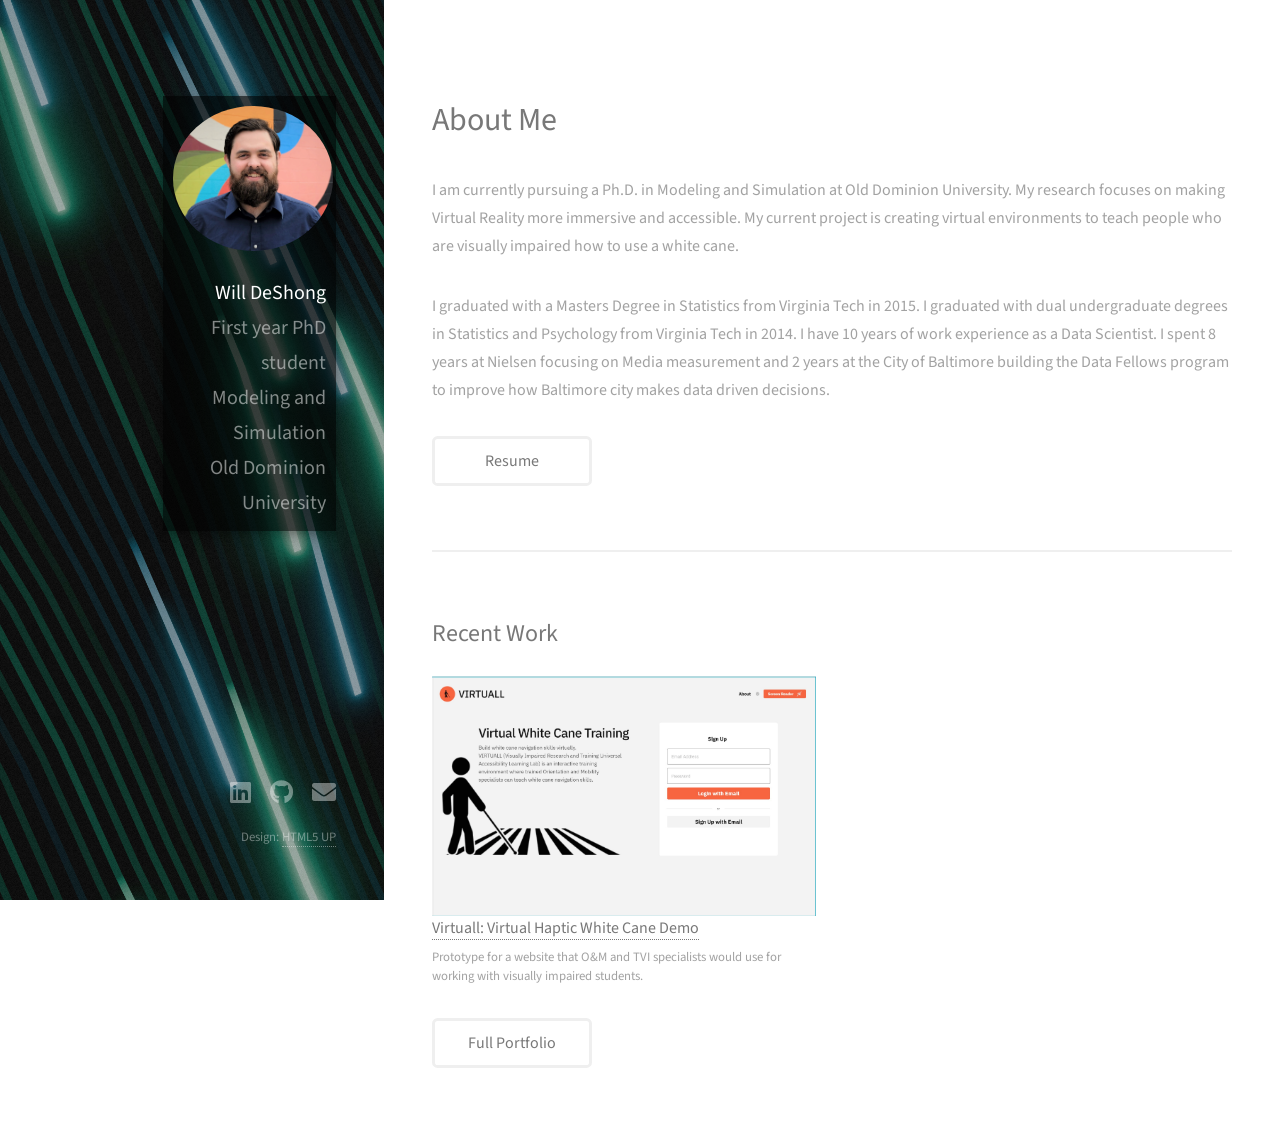
<file: index.html>
<!DOCTYPE HTML>
<!--
	Strata by HTML5 UP
	html5up.net | @ajlkn
	Free for personal and commercial use under the CCA 3.0 license (html5up.net/license)
-->
<html>
	<head>
		<title>Will DeShong Portfolio</title>
		<meta charset="utf-8" />
		<meta name="viewport" content="width=device-width, initial-scale=1, user-scalable=no" />
		<link rel="stylesheet" href="assets/css/main.css" />
	</head>
	<body class="is-preload">

		<!-- Header -->
			<header id="header">
				<div class="inner">
					<a class="image avatar"><img src="images/will_prof_pic.jpg" alt="" /></a>
					<h1><strong>Will DeShong</strong> <br /> 
						First year PhD student <br />
						Modeling and Simulation <br />
						Old Dominion University</h1>
				</div>
			</header>

		<!-- Main -->
			<div id="main">

				<!-- One -->
					<section id="one">
						<header class="major">
							<h2>About Me</h2>
						</header>
						<p>I am currently pursuing a Ph.D. in Modeling and Simulation at Old Dominion University. My research focuses on making Virtual Reality more immersive and accessible. My current project is creating virtual environments to teach people who are visually impaired how to use a white cane. </p>
						<p>I graduated with a Masters Degree in Statistics from Virginia Tech in 2015. I graduated with dual undergraduate degrees in Statistics and Psychology from Virginia Tech in 2014. I have 10 years of work experience as a Data Scientist. I spent 8 years at Nielsen focusing on Media measurement and 2 years at the City of Baltimore building the Data Fellows program to improve how Baltimore city makes data driven decisions.</p>
						<ul class="actions">
							<li><a href="documents/wdeshongCV_one_page.pdf" target="_blank" class="button">Resume</a></li>
						</ul>
					</section>

				<!-- Two -->
					
						<section id="two">
							<h2>Recent Work</h2>
							<div class="row">
								<article class="col-6 col-12-xsmall work-item">
									<a href="virtuall.html" class="fit"><img src="images/thumbs/virtuall_webpage.jpg" alt="" style="width:100%; display:block;" /></a>
									<h3><a href="virtuall.html">Virtuall: Virtual Haptic White Cane Demo</a></h3>
									<p>Prototype for a website that O&M and TVI specialists would use for working with visually impaired students.</p>
								</article>
							</div>
							<ul class="actions">
								<li><a href="#" class="button">Full Portfolio</a></li>
							</ul>
						</section>

					

				<!-- Four -->
				<!--
					<section id="four">
						<h2>Elements</h2>

						<section>
							<h4>Text</h4>
							<p>This is <b>bold</b> and this is <strong>strong</strong>. This is <i>italic</i> and this is <em>emphasized</em>.
							This is <sup>superscript</sup> text and this is <sub>subscript</sub> text.
							This is <u>underlined</u> and this is code: <code>for (;;) { ... }</code>. Finally, <a href="#">this is a link</a>.</p>
							<hr />
							<header>
								<h4>Heading with a Subtitle</h4>
								<p>Lorem ipsum dolor sit amet nullam id egestas urna aliquam</p>
							</header>
							<p>Nunc lacinia ante nunc ac lobortis. Interdum adipiscing gravida odio porttitor sem non mi integer non faucibus ornare mi ut ante amet placerat aliquet. Volutpat eu sed ante lacinia sapien lorem accumsan varius montes viverra nibh in adipiscing blandit tempus accumsan.</p>
							<header>
								<h5>Heading with a Subtitle</h5>
								<p>Lorem ipsum dolor sit amet nullam id egestas urna aliquam</p>
							</header>
							<p>Nunc lacinia ante nunc ac lobortis. Interdum adipiscing gravida odio porttitor sem non mi integer non faucibus ornare mi ut ante amet placerat aliquet. Volutpat eu sed ante lacinia sapien lorem accumsan varius montes viverra nibh in adipiscing blandit tempus accumsan.</p>
							<hr />
							<h2>Heading Level 2</h2>
							<h3>Heading Level 3</h3>
							<h4>Heading Level 4</h4>
							<h5>Heading Level 5</h5>
							<h6>Heading Level 6</h6>
							<hr />
							<h5>Blockquote</h5>
							<blockquote>Fringilla nisl. Donec accumsan interdum nisi, quis tincidunt felis sagittis eget tempus euismod. Vestibulum ante ipsum primis in faucibus vestibulum. Blandit adipiscing eu felis iaculis volutpat ac adipiscing accumsan faucibus. Vestibulum ante ipsum primis in faucibus lorem ipsum dolor sit amet nullam adipiscing eu felis.</blockquote>
							<h5>Preformatted</h5>
							<pre><code>i = 0;
							
while (!deck.isInOrder()) {
print 'Iteration ' + i;
deck.shuffle();
i++;
}

print 'It took ' + i + ' iterations to sort the deck.';</code></pre>
						</section>

						<section>
							<h4>Lists</h4>
							<div class="row">
								<div class="col-6 col-12-xsmall">
									<h5>Unordered</h5>
									<ul>
										<li>Dolor pulvinar etiam magna etiam.</li>
										<li>Sagittis adipiscing lorem eleifend.</li>
										<li>Felis enim feugiat dolore viverra.</li>
									</ul>
									<h5>Alternate</h5>
									<ul class="alt">
										<li>Dolor pulvinar etiam magna etiam.</li>
										<li>Sagittis adipiscing lorem eleifend.</li>
										<li>Felis enim feugiat dolore viverra.</li>
									</ul>
								</div>
								<div class="col-6 col-12-xsmall">
									<h5>Ordered</h5>
									<ol>
										<li>Dolor pulvinar etiam magna etiam.</li>
										<li>Etiam vel felis at lorem sed viverra.</li>
										<li>Felis enim feugiat dolore viverra.</li>
										<li>Dolor pulvinar etiam magna etiam.</li>
										<li>Etiam vel felis at lorem sed viverra.</li>
										<li>Felis enim feugiat dolore viverra.</li>
									</ol>
									<h5>Icons</h5>
									<ul class="icons">
										<li><a href="#" class="icon brands fa-twitter"><span class="label">Twitter</span></a></li>
										<li><a href="#" class="icon brands fa-facebook-f"><span class="label">Facebook</span></a></li>
										<li><a href="#" class="icon brands fa-instagram"><span class="label">Instagram</span></a></li>
										<li><a href="#" class="icon brands fa-github"><span class="label">Github</span></a></li>
										<li><a href="#" class="icon brands fa-dribbble"><span class="label">Dribbble</span></a></li>
										<li><a href="#" class="icon brands fa-tumblr"><span class="label">Tumblr</span></a></li>
									</ul>
								</div>
							</div>
							<h5>Actions</h5>
							<ul class="actions">
								<li><a href="#" class="button primary">Default</a></li>
								<li><a href="#" class="button">Default</a></li>
							</ul>
							<ul class="actions small">
								<li><a href="#" class="button primary small">Small</a></li>
								<li><a href="#" class="button small">Small</a></li>
							</ul>
							<div class="row">
								<div class="col-6 col-12-small">
									<ul class="actions stacked">
										<li><a href="#" class="button primary">Default</a></li>
										<li><a href="#" class="button">Default</a></li>
									</ul>
								</div>
								<div class="col-6 col-12-small">
									<ul class="actions stacked">
										<li><a href="#" class="button primary small">Small</a></li>
										<li><a href="#" class="button small">Small</a></li>
									</ul>
								</div>
								<div class="col-6 col-12-small">
									<ul class="actions stacked">
										<li><a href="#" class="button primary fit">Default</a></li>
										<li><a href="#" class="button fit">Default</a></li>
									</ul>
								</div>
								<div class="col-6 col-12-small">
									<ul class="actions stacked">
										<li><a href="#" class="button primary small fit">Small</a></li>
										<li><a href="#" class="button small fit">Small</a></li>
									</ul>
								</div>
							</div>
						</section>

						<section>
							<h4>Table</h4>
							<h5>Default</h5>
							<div class="table-wrapper">
								<table>
									<thead>
										<tr>
											<th>Name</th>
											<th>Description</th>
											<th>Price</th>
										</tr>
									</thead>
									<tbody>
										<tr>
											<td>Item One</td>
											<td>Ante turpis integer aliquet porttitor.</td>
											<td>29.99</td>
										</tr>
										<tr>
											<td>Item Two</td>
											<td>Vis ac commodo adipiscing arcu aliquet.</td>
											<td>19.99</td>
										</tr>
										<tr>
											<td>Item Three</td>
											<td> Morbi faucibus arcu accumsan lorem.</td>
											<td>29.99</td>
										</tr>
										<tr>
											<td>Item Four</td>
											<td>Vitae integer tempus condimentum.</td>
											<td>19.99</td>
										</tr>
										<tr>
											<td>Item Five</td>
											<td>Ante turpis integer aliquet porttitor.</td>
											<td>29.99</td>
										</tr>
									</tbody>
									<tfoot>
										<tr>
											<td colspan="2"></td>
											<td>100.00</td>
										</tr>
									</tfoot>
								</table>
							</div>

							<h5>Alternate</h5>
							<div class="table-wrapper">
								<table class="alt">
									<thead>
										<tr>
											<th>Name</th>
											<th>Description</th>
											<th>Price</th>
										</tr>
									</thead>
									<tbody>
										<tr>
											<td>Item One</td>
											<td>Ante turpis integer aliquet porttitor.</td>
											<td>29.99</td>
										</tr>
										<tr>
											<td>Item Two</td>
											<td>Vis ac commodo adipiscing arcu aliquet.</td>
											<td>19.99</td>
										</tr>
										<tr>
											<td>Item Three</td>
											<td> Morbi faucibus arcu accumsan lorem.</td>
											<td>29.99</td>
										</tr>
										<tr>
											<td>Item Four</td>
											<td>Vitae integer tempus condimentum.</td>
											<td>19.99</td>
										</tr>
										<tr>
											<td>Item Five</td>
											<td>Ante turpis integer aliquet porttitor.</td>
											<td>29.99</td>
										</tr>
									</tbody>
									<tfoot>
										<tr>
											<td colspan="2"></td>
											<td>100.00</td>
										</tr>
									</tfoot>
								</table>
							</div>
						</section>

						<section>
							<h4>Buttons</h4>
							<ul class="actions">
								<li><a href="#" class="button primary">Primary</a></li>
								<li><a href="#" class="button">Default</a></li>
							</ul>
							<ul class="actions">
								<li><a href="#" class="button large">Large</a></li>
								<li><a href="#" class="button">Default</a></li>
								<li><a href="#" class="button small">Small</a></li>
							</ul>
							<ul class="actions fit">
								<li><a href="#" class="button primary fit">Fit</a></li>
								<li><a href="#" class="button fit">Fit</a></li>
							</ul>
							<ul class="actions fit small">
								<li><a href="#" class="button primary fit small">Fit + Small</a></li>
								<li><a href="#" class="button fit small">Fit + Small</a></li>
							</ul>
							<ul class="actions">
								<li><a href="#" class="button primary icon solid fa-download">Icon</a></li>
								<li><a href="#" class="button icon solid fa-download">Icon</a></li>
							</ul>
							<ul class="actions">
								<li><span class="button primary disabled">Primary</span></li>
								<li><span class="button disabled">Default</span></li>
							</ul>
						</section>

						<section>
							<h4>Form</h4>
							<form method="post" action="#">
								<div class="row gtr-uniform gtr-50">
									<div class="col-6 col-12-xsmall">
										<input type="text" name="demo-name" id="demo-name" value="" placeholder="Name" />
									</div>
									<div class="col-6 col-12-xsmall">
										<input type="email" name="demo-email" id="demo-email" value="" placeholder="Email" />
									</div>
									<div class="col-12">
										<select name="demo-category" id="demo-category">
											<option value="">- Category -</option>
											<option value="1">Manufacturing</option>
											<option value="1">Shipping</option>
											<option value="1">Administration</option>
											<option value="1">Human Resources</option>
										</select>
									</div>
									<div class="col-4 col-12-small">
										<input type="radio" id="demo-priority-low" name="demo-priority" checked>
										<label for="demo-priority-low">Low Priority</label>
									</div>
									<div class="col-4 col-12-small">
										<input type="radio" id="demo-priority-normal" name="demo-priority">
										<label for="demo-priority-normal">Normal Priority</label>
									</div>
									<div class="col-4 col-12-small">
										<input type="radio" id="demo-priority-high" name="demo-priority">
										<label for="demo-priority-high">High Priority</label>
									</div>
									<div class="col-6 col-12-small">
										<input type="checkbox" id="demo-copy" name="demo-copy">
										<label for="demo-copy">Email me a copy of this message</label>
									</div>
									<div class="col-6 col-12-small">
										<input type="checkbox" id="demo-human" name="demo-human" checked>
										<label for="demo-human">I am a human and not a robot</label>
									</div>
									<div class="col-12">
										<textarea name="demo-message" id="demo-message" placeholder="Enter your message" rows="6"></textarea>
									</div>
									<div class="col-12">
										<ul class="actions">
											<li><input type="submit" value="Send Message" class="primary" /></li>
											<li><input type="reset" value="Reset" /></li>
										</ul>
									</div>
								</div>
							</form>
						</section>

						<section>
							<h4>Image</h4>
							<h5>Fit</h5>
							<div class="box alt">
								<div class="row gtr-50 gtr-uniform">
									<div class="col-12"><span class="image fit"><img src="images/fulls/05.jpg" alt="" /></span></div>
									<div class="col-4"><span class="image fit"><img src="images/thumbs/01.jpg" alt="" /></span></div>
									<div class="col-4"><span class="image fit"><img src="images/thumbs/02.jpg" alt="" /></span></div>
									<div class="col-4"><span class="image fit"><img src="images/thumbs/03.jpg" alt="" /></span></div>
									<div class="col-4"><span class="image fit"><img src="images/thumbs/04.jpg" alt="" /></span></div>
									<div class="col-4"><span class="image fit"><img src="images/thumbs/05.jpg" alt="" /></span></div>
									<div class="col-4"><span class="image fit"><img src="images/thumbs/06.jpg" alt="" /></span></div>
									<div class="col-4"><span class="image fit"><img src="images/thumbs/03.jpg" alt="" /></span></div>
									<div class="col-4"><span class="image fit"><img src="images/thumbs/02.jpg" alt="" /></span></div>
									<div class="col-4"><span class="image fit"><img src="images/thumbs/01.jpg" alt="" /></span></div>
								</div>
							</div>
							<h5>Left &amp; Right</h5>
							<p><span class="image left"><img src="images/avatar.jpg" alt="" /></span>Fringilla nisl. Donec accumsan interdum nisi, quis tincidunt felis sagittis eget. tempus euismod. Vestibulum ante ipsum primis in faucibus vestibulum. Blandit adipiscing eu felis iaculis volutpat ac adipiscing accumsan eu faucibus. Integer ac pellentesque praesent tincidunt felis sagittis eget. tempus euismod. Vestibulum ante ipsum primis in faucibus vestibulum. Blandit adipiscing eu felis iaculis volutpat ac adipiscing accumsan eu faucibus. Integer ac pellentesque praesent. Donec accumsan interdum nisi, quis tincidunt felis sagittis eget. tempus euismod. Vestibulum ante ipsum primis in faucibus vestibulum. Blandit adipiscing eu felis iaculis volutpat ac adipiscing accumsan eu faucibus. Integer ac pellentesque praesent tincidunt felis sagittis eget. tempus euismod. Vestibulum ante ipsum primis in faucibus vestibulum. Blandit adipiscing eu felis iaculis volutpat ac adipiscing accumsan eu faucibus. Integer ac pellentesque praesent.</p>
							<p><span class="image right"><img src="images/avatar.jpg" alt="" /></span>Fringilla nisl. Donec accumsan interdum nisi, quis tincidunt felis sagittis eget. tempus euismod. Vestibulum ante ipsum primis in faucibus vestibulum. Blandit adipiscing eu felis iaculis volutpat ac adipiscing accumsan eu faucibus. Integer ac pellentesque praesent tincidunt felis sagittis eget. tempus euismod. Vestibulum ante ipsum primis in faucibus vestibulum. Blandit adipiscing eu felis iaculis volutpat ac adipiscing accumsan eu faucibus. Integer ac pellentesque praesent. Donec accumsan interdum nisi, quis tincidunt felis sagittis eget. tempus euismod. Vestibulum ante ipsum primis in faucibus vestibulum. Blandit adipiscing eu felis iaculis volutpat ac adipiscing accumsan eu faucibus. Integer ac pellentesque praesent tincidunt felis sagittis eget. tempus euismod. Vestibulum ante ipsum primis in faucibus vestibulum. Blandit adipiscing eu felis iaculis volutpat ac adipiscing accumsan eu faucibus. Integer ac pellentesque praesent.</p>
						</section>

					</section>
				-->

			</div>

		<!-- Footer -->
			<footer id="footer">
				<div class="inner">
					<ul class="icons">
						<li><a href="https://www.linkedin.com/in/wdeshong/" target="_blank" class="icon brands fa-linkedin"><span class="label">Twitter</span></a></li>
						<li><a href="https://github.com/wdeshong522" target="_blank" class="icon brands fa-github"><span class="label">Github</span></a></li>
						<li><a href="mailto:wdesh001@odu.edu" class="icon solid fa-envelope"><span class="label">Email</span></a></li>
					</ul>
					<ul class="copyright">
						<li>Design: <a href="http://html5up.net">HTML5 UP</a></li>
					</ul>
				</div>
			</footer>

		<!-- Scripts -->
			<script src="assets/js/jquery.min.js"></script>
			<script src="assets/js/jquery.poptrox.min.js"></script>
			<script src="assets/js/browser.min.js"></script>
			<script src="assets/js/breakpoints.min.js"></script>
			<script src="assets/js/util.js"></script>
			<script src="assets/js/main.js"></script>

	</body>
</html>
</file>
<file: assets/css/main.css>
@import url("fontawesome-all.min.css");
@import url("https://fonts.googleapis.com/css?family=Source+Sans+Pro:400,400italic");

/*
	Strata by HTML5 UP
	html5up.net | @ajlkn
	Free for personal and commercial use under the CCA 3.0 license (html5up.net/license)
*/

html, body, div, span, applet, object,
iframe, h1, h2, h3, h4, h5, h6, p, blockquote,
pre, a, abbr, acronym, address, big, cite,
code, del, dfn, em, img, ins, kbd, q, s, samp,
small, strike, strong, sub, sup, tt, var, b,
u, i, center, dl, dt, dd, ol, ul, li, fieldset,
form, label, legend, table, caption, tbody,
tfoot, thead, tr, th, td, article, aside,
canvas, details, embed, figure, figcaption,
footer, header, hgroup, menu, nav, output, ruby,
section, summary, time, mark, audio, video {
	margin: 0;
	padding: 0;
	border: 0;
	font-size: 100%;
	font: inherit;
	vertical-align: baseline;}

article, aside, details, figcaption, figure,
footer, header, hgroup, menu, nav, section {
	display: block;}

body {
	line-height: 1;
}

ol, ul {
	list-style: none;
}

blockquote, q {
	quotes: none;
}

	blockquote:before, blockquote:after, q:before, q:after {
		content: '';
		content: none;
	}

table {
	border-collapse: collapse;
	border-spacing: 0;
}

body {
	-webkit-text-size-adjust: none;
}

mark {
	background-color: transparent;
	color: inherit;
}

input::-moz-focus-inner {
	border: 0;
	padding: 0;
}

input, select, textarea {
	-moz-appearance: none;
	-webkit-appearance: none;
	-ms-appearance: none;
	appearance: none;
}

/* Basic */

	html {
		box-sizing: border-box;
	}

	*, *:before, *:after {
		box-sizing: inherit;
	}

	body {
		background: #fff;
	}

		body.is-preload *, body.is-preload *:before, body.is-preload *:after {
			-moz-animation: none !important;
			-webkit-animation: none !important;
			-ms-animation: none !important;
			animation: none !important;
			-moz-transition: none !important;
			-webkit-transition: none !important;
			-ms-transition: none !important;
			transition: none !important;
		}

	body, input, select, textarea {
		color: #a2a2a2;
		font-family: "Source Sans Pro", Helvetica, sans-serif;
		font-size: 16pt;
		font-weight: 400;
		line-height: 1.75em;
	}

	a {
		-moz-transition: color 0.2s ease-in-out, border-color 0.2s ease-in-out;
		-webkit-transition: color 0.2s ease-in-out, border-color 0.2s ease-in-out;
		-ms-transition: color 0.2s ease-in-out, border-color 0.2s ease-in-out;
		transition: color 0.2s ease-in-out, border-color 0.2s ease-in-out;
		border-bottom: dotted 1px;
		color: #49bf9d;
		text-decoration: none;
	}

		a:hover {
			border-bottom-color: transparent;
			color: #49bf9d !important;
			text-decoration: none;
		}

	strong, b {
		color: #787878;
		font-weight: 400;
	}

	em, i {
		font-style: italic;
	}

	p {
		margin: 0 0 2em 0;
	}

	h1, h2, h3, h4, h5, h6 {
		color: #787878;
		font-weight: 400;
		line-height: 1em;
		margin: 0 0 1em 0;
	}

		h1 a, h2 a, h3 a, h4 a, h5 a, h6 a {
			color: inherit;
			text-decoration: none;
		}

	h1 {
		font-size: 2em;
		line-height: 1.5em;
	}

	h2 {
		font-size: 1.5em;
		line-height: 1.5em;
	}

	h3 {
		font-size: 1.25em;
		line-height: 1.5em;
	}

	h4 {
		font-size: 1.1em;
		line-height: 1.5em;
	}

	h5 {
		font-size: 0.9em;
		line-height: 1.5em;
	}

	h6 {
		font-size: 0.7em;
		line-height: 1.5em;
	}

	sub {
		font-size: 0.8em;
		position: relative;
		top: 0.5em;
	}

	sup {
		font-size: 0.8em;
		position: relative;
		top: -0.5em;
	}

	hr {
		border: 0;
		border-bottom: solid 2px #efefef;
		margin: 2em 0;
	}

		hr.major {
			margin: 3em 0;
		}

	blockquote {
		border-left: solid 6px #efefef;
		font-style: italic;
		margin: 0 0 2em 0;
		padding: 0.5em 0 0.5em 1.5em;
	}

	code {
		background: #f7f7f7;
		border-radius: 0.35em;
		border: solid 2px #efefef;
		font-family: "Courier New", monospace;
		font-size: 0.9em;
		margin: 0 0.25em;
		padding: 0.25em 0.65em;
	}

	pre {
		-webkit-overflow-scrolling: touch;
		font-family: "Courier New", monospace;
		font-size: 0.9em;
		margin: 0 0 2em 0;
	}

		pre code {
			display: block;
			line-height: 1.75em;
			padding: 1em 1.5em;
			overflow-x: auto;
		}

	.align-left {
		text-align: left;
	}

	.align-center {
		text-align: center;
	}

	.align-right {
		text-align: right;
	}

/* Container */

	.container {
		margin: 0 auto;
		max-width: calc(100% - 4em);
		width: 100%;
	}

		.container.xsmall {
			width: 25%;
		}

		.container.small {
			width: 50%;
		}

		.container.medium {
			width: 75%;
		}

		.container.large {
			width: 125%;
		}

		.container.xlarge {
			width: 150%;
		}

		.container.max {
			width: 100%;
		}

		@media screen and (max-width: 980px) {

			.container {
				width: 100% !important;
				max-width: 100% !important;
			}

		}

		@media screen and (max-width: 480px) {

			.container {
				max-width: calc(100% - 3em);
			}

		}

/* Row */

	.row {
		display: flex;
		flex-wrap: wrap;
		box-sizing: border-box;
		align-items: stretch;
	}

		.row > * {
			box-sizing: border-box;
		}

		.row.gtr-uniform > * > :last-child {
			margin-bottom: 0;
		}

		.row.aln-left {
			justify-content: flex-start;
		}

		.row.aln-center {
			justify-content: center;
		}

		.row.aln-right {
			justify-content: flex-end;
		}

		.row.aln-top {
			align-items: flex-start;
		}

		.row.aln-middle {
			align-items: center;
		}

		.row.aln-bottom {
			align-items: flex-end;
		}

		.row > .imp {
			order: -1;
		}

		.row > .col-1 {
			width: 8.33333%;
		}

		.row > .off-1 {
			margin-left: 8.33333%;
		}

		.row > .col-2 {
			width: 16.66667%;
		}

		.row > .off-2 {
			margin-left: 16.66667%;
		}

		.row > .col-3 {
			width: 25%;
		}

		.row > .off-3 {
			margin-left: 25%;
		}

		.row > .col-4 {
			width: 33.33333%;
		}

		.row > .off-4 {
			margin-left: 33.33333%;
		}

		.row > .col-5 {
			width: 41.66667%;
		}

		.row > .off-5 {
			margin-left: 41.66667%;
		}

		.row > .col-6 {
			width: 50%;
		}

		.row > .off-6 {
			margin-left: 50%;
		}

		.row > .col-7 {
			width: 58.33333%;
		}

		.row > .off-7 {
			margin-left: 58.33333%;
		}

		.row > .col-8 {
			width: 66.66667%;
		}

		.row > .off-8 {
			margin-left: 66.66667%;
		}

		.row > .col-9 {
			width: 75%;
		}

		.row > .off-9 {
			margin-left: 75%;
		}

		.row > .col-10 {
			width: 83.33333%;
		}

		.row > .off-10 {
			margin-left: 83.33333%;
		}

		.row > .col-11 {
			width: 91.66667%;
		}

		.row > .off-11 {
			margin-left: 91.66667%;
		}

		.row > .col-12 {
			width: 100%;
		}

		.row > .off-12 {
			margin-left: 100%;
		}

		.row.gtr-0 {
			margin-top: 0;
			margin-left: 0em;
		}

			.row.gtr-0 > * {
				padding: 0 0 0 0em;
			}

			.row.gtr-0.gtr-uniform {
				margin-top: 0em;
			}

				.row.gtr-0.gtr-uniform > * {
					padding-top: 0em;
				}

		.row.gtr-25 {
			margin-top: 0;
			margin-left: -0.625em;
		}

			.row.gtr-25 > * {
				padding: 0 0 0 0.625em;
			}

			.row.gtr-25.gtr-uniform {
				margin-top: -0.625em;
			}

				.row.gtr-25.gtr-uniform > * {
					padding-top: 0.625em;
				}

		.row.gtr-50 {
			margin-top: 0;
			margin-left: -1.25em;
		}

			.row.gtr-50 > * {
				padding: 0 0 0 1.25em;
			}

			.row.gtr-50.gtr-uniform {
				margin-top: -1.25em;
			}

				.row.gtr-50.gtr-uniform > * {
					padding-top: 1.25em;
				}

		.row {
			margin-top: 0;
			margin-left: -2.5em;
		}

			.row > * {
				padding: 0 0 0 2.5em;
			}

			.row.gtr-uniform {
				margin-top: -2.5em;
			}

				.row.gtr-uniform > * {
					padding-top: 2.5em;
				}

		.row.gtr-150 {
			margin-top: 0;
			margin-left: -3.75em;
		}

			.row.gtr-150 > * {
				padding: 0 0 0 3.75em;
			}

			.row.gtr-150.gtr-uniform {
				margin-top: -3.75em;
			}

				.row.gtr-150.gtr-uniform > * {
					padding-top: 3.75em;
				}

		.row.gtr-200 {
			margin-top: 0;
			margin-left: -5em;
		}

			.row.gtr-200 > * {
				padding: 0 0 0 5em;
			}

			.row.gtr-200.gtr-uniform {
				margin-top: -5em;
			}

				.row.gtr-200.gtr-uniform > * {
					padding-top: 5em;
				}

		@media screen and (max-width: 1800px) {

			.row {
				display: flex;
				flex-wrap: wrap;
				box-sizing: border-box;
				align-items: stretch;
			}

				.row > * {
					box-sizing: border-box;
				}

				.row.gtr-uniform > * > :last-child {
					margin-bottom: 0;
				}

				.row.aln-left {
					justify-content: flex-start;
				}

				.row.aln-center {
					justify-content: center;
				}

				.row.aln-right {
					justify-content: flex-end;
				}

				.row.aln-top {
					align-items: flex-start;
				}

				.row.aln-middle {
					align-items: center;
				}

				.row.aln-bottom {
					align-items: flex-end;
				}

				.row > .imp-xlarge {
					order: -1;
				}

				.row > .col-1-xlarge {
					width: 8.33333%;
				}

				.row > .off-1-xlarge {
					margin-left: 8.33333%;
				}

				.row > .col-2-xlarge {
					width: 16.66667%;
				}

				.row > .off-2-xlarge {
					margin-left: 16.66667%;
				}

				.row > .col-3-xlarge {
					width: 25%;
				}

				.row > .off-3-xlarge {
					margin-left: 25%;
				}

				.row > .col-4-xlarge {
					width: 33.33333%;
				}

				.row > .off-4-xlarge {
					margin-left: 33.33333%;
				}

				.row > .col-5-xlarge {
					width: 41.66667%;
				}

				.row > .off-5-xlarge {
					margin-left: 41.66667%;
				}

				.row > .col-6-xlarge {
					width: 50%;
				}

				.row > .off-6-xlarge {
					margin-left: 50%;
				}

				.row > .col-7-xlarge {
					width: 58.33333%;
				}

				.row > .off-7-xlarge {
					margin-left: 58.33333%;
				}

				.row > .col-8-xlarge {
					width: 66.66667%;
				}

				.row > .off-8-xlarge {
					margin-left: 66.66667%;
				}

				.row > .col-9-xlarge {
					width: 75%;
				}

				.row > .off-9-xlarge {
					margin-left: 75%;
				}

				.row > .col-10-xlarge {
					width: 83.33333%;
				}

				.row > .off-10-xlarge {
					margin-left: 83.33333%;
				}

				.row > .col-11-xlarge {
					width: 91.66667%;
				}

				.row > .off-11-xlarge {
					margin-left: 91.66667%;
				}

				.row > .col-12-xlarge {
					width: 100%;
				}

				.row > .off-12-xlarge {
					margin-left: 100%;
				}

				.row.gtr-0 {
					margin-top: 0;
					margin-left: 0em;
				}

					.row.gtr-0 > * {
						padding: 0 0 0 0em;
					}

					.row.gtr-0.gtr-uniform {
						margin-top: 0em;
					}

						.row.gtr-0.gtr-uniform > * {
							padding-top: 0em;
						}

				.row.gtr-25 {
					margin-top: 0;
					margin-left: -0.625em;
				}

					.row.gtr-25 > * {
						padding: 0 0 0 0.625em;
					}

					.row.gtr-25.gtr-uniform {
						margin-top: -0.625em;
					}

						.row.gtr-25.gtr-uniform > * {
							padding-top: 0.625em;
						}

				.row.gtr-50 {
					margin-top: 0;
					margin-left: -1.25em;
				}

					.row.gtr-50 > * {
						padding: 0 0 0 1.25em;
					}

					.row.gtr-50.gtr-uniform {
						margin-top: -1.25em;
					}

						.row.gtr-50.gtr-uniform > * {
							padding-top: 1.25em;
						}

				.row {
					margin-top: 0;
					margin-left: -2.5em;
				}

					.row > * {
						padding: 0 0 0 2.5em;
					}

					.row.gtr-uniform {
						margin-top: -2.5em;
					}

						.row.gtr-uniform > * {
							padding-top: 2.5em;
						}

				.row.gtr-150 {
					margin-top: 0;
					margin-left: -3.75em;
				}

					.row.gtr-150 > * {
						padding: 0 0 0 3.75em;
					}

					.row.gtr-150.gtr-uniform {
						margin-top: -3.75em;
					}

						.row.gtr-150.gtr-uniform > * {
							padding-top: 3.75em;
						}

				.row.gtr-200 {
					margin-top: 0;
					margin-left: -5em;
				}

					.row.gtr-200 > * {
						padding: 0 0 0 5em;
					}

					.row.gtr-200.gtr-uniform {
						margin-top: -5em;
					}

						.row.gtr-200.gtr-uniform > * {
							padding-top: 5em;
						}

		}

		@media screen and (max-width: 1280px) {

			.row {
				display: flex;
				flex-wrap: wrap;
				box-sizing: border-box;
				align-items: stretch;
			}

				.row > * {
					box-sizing: border-box;
				}

				.row.gtr-uniform > * > :last-child {
					margin-bottom: 0;
				}

				.row.aln-left {
					justify-content: flex-start;
				}

				.row.aln-center {
					justify-content: center;
				}

				.row.aln-right {
					justify-content: flex-end;
				}

				.row.aln-top {
					align-items: flex-start;
				}

				.row.aln-middle {
					align-items: center;
				}

				.row.aln-bottom {
					align-items: flex-end;
				}

				.row > .imp-large {
					order: -1;
				}

				.row > .col-1-large {
					width: 8.33333%;
				}

				.row > .off-1-large {
					margin-left: 8.33333%;
				}

				.row > .col-2-large {
					width: 16.66667%;
				}

				.row > .off-2-large {
					margin-left: 16.66667%;
				}

				.row > .col-3-large {
					width: 25%;
				}

				.row > .off-3-large {
					margin-left: 25%;
				}

				.row > .col-4-large {
					width: 33.33333%;
				}

				.row > .off-4-large {
					margin-left: 33.33333%;
				}

				.row > .col-5-large {
					width: 41.66667%;
				}

				.row > .off-5-large {
					margin-left: 41.66667%;
				}

				.row > .col-6-large {
					width: 50%;
				}

				.row > .off-6-large {
					margin-left: 50%;
				}

				.row > .col-7-large {
					width: 58.33333%;
				}

				.row > .off-7-large {
					margin-left: 58.33333%;
				}

				.row > .col-8-large {
					width: 66.66667%;
				}

				.row > .off-8-large {
					margin-left: 66.66667%;
				}

				.row > .col-9-large {
					width: 75%;
				}

				.row > .off-9-large {
					margin-left: 75%;
				}

				.row > .col-10-large {
					width: 83.33333%;
				}

				.row > .off-10-large {
					margin-left: 83.33333%;
				}

				.row > .col-11-large {
					width: 91.66667%;
				}

				.row > .off-11-large {
					margin-left: 91.66667%;
				}

				.row > .col-12-large {
					width: 100%;
				}

				.row > .off-12-large {
					margin-left: 100%;
				}

				.row.gtr-0 {
					margin-top: 0;
					margin-left: 0em;
				}

					.row.gtr-0 > * {
						padding: 0 0 0 0em;
					}

					.row.gtr-0.gtr-uniform {
						margin-top: 0em;
					}

						.row.gtr-0.gtr-uniform > * {
							padding-top: 0em;
						}

				.row.gtr-25 {
					margin-top: 0;
					margin-left: -0.5em;
				}

					.row.gtr-25 > * {
						padding: 0 0 0 0.5em;
					}

					.row.gtr-25.gtr-uniform {
						margin-top: -0.5em;
					}

						.row.gtr-25.gtr-uniform > * {
							padding-top: 0.5em;
						}

				.row.gtr-50 {
					margin-top: 0;
					margin-left: -1em;
				}

					.row.gtr-50 > * {
						padding: 0 0 0 1em;
					}

					.row.gtr-50.gtr-uniform {
						margin-top: -1em;
					}

						.row.gtr-50.gtr-uniform > * {
							padding-top: 1em;
						}

				.row {
					margin-top: 0;
					margin-left: -2em;
				}

					.row > * {
						padding: 0 0 0 2em;
					}

					.row.gtr-uniform {
						margin-top: -2em;
					}

						.row.gtr-uniform > * {
							padding-top: 2em;
						}

				.row.gtr-150 {
					margin-top: 0;
					margin-left: -3em;
				}

					.row.gtr-150 > * {
						padding: 0 0 0 3em;
					}

					.row.gtr-150.gtr-uniform {
						margin-top: -3em;
					}

						.row.gtr-150.gtr-uniform > * {
							padding-top: 3em;
						}

				.row.gtr-200 {
					margin-top: 0;
					margin-left: -4em;
				}

					.row.gtr-200 > * {
						padding: 0 0 0 4em;
					}

					.row.gtr-200.gtr-uniform {
						margin-top: -4em;
					}

						.row.gtr-200.gtr-uniform > * {
							padding-top: 4em;
						}

		}

		@media screen and (max-width: 980px) {

			.row {
				display: flex;
				flex-wrap: wrap;
				box-sizing: border-box;
				align-items: stretch;
			}

				.row > * {
					box-sizing: border-box;
				}

				.row.gtr-uniform > * > :last-child {
					margin-bottom: 0;
				}

				.row.aln-left {
					justify-content: flex-start;
				}

				.row.aln-center {
					justify-content: center;
				}

				.row.aln-right {
					justify-content: flex-end;
				}

				.row.aln-top {
					align-items: flex-start;
				}

				.row.aln-middle {
					align-items: center;
				}

				.row.aln-bottom {
					align-items: flex-end;
				}

				.row > .imp-medium {
					order: -1;
				}

				.row > .col-1-medium {
					width: 8.33333%;
				}

				.row > .off-1-medium {
					margin-left: 8.33333%;
				}

				.row > .col-2-medium {
					width: 16.66667%;
				}

				.row > .off-2-medium {
					margin-left: 16.66667%;
				}

				.row > .col-3-medium {
					width: 25%;
				}

				.row > .off-3-medium {
					margin-left: 25%;
				}

				.row > .col-4-medium {
					width: 33.33333%;
				}

				.row > .off-4-medium {
					margin-left: 33.33333%;
				}

				.row > .col-5-medium {
					width: 41.66667%;
				}

				.row > .off-5-medium {
					margin-left: 41.66667%;
				}

				.row > .col-6-medium {
					width: 50%;
				}

				.row > .off-6-medium {
					margin-left: 50%;
				}

				.row > .col-7-medium {
					width: 58.33333%;
				}

				.row > .off-7-medium {
					margin-left: 58.33333%;
				}

				.row > .col-8-medium {
					width: 66.66667%;
				}

				.row > .off-8-medium {
					margin-left: 66.66667%;
				}

				.row > .col-9-medium {
					width: 75%;
				}

				.row > .off-9-medium {
					margin-left: 75%;
				}

				.row > .col-10-medium {
					width: 83.33333%;
				}

				.row > .off-10-medium {
					margin-left: 83.33333%;
				}

				.row > .col-11-medium {
					width: 91.66667%;
				}

				.row > .off-11-medium {
					margin-left: 91.66667%;
				}

				.row > .col-12-medium {
					width: 100%;
				}

				.row > .off-12-medium {
					margin-left: 100%;
				}

				.row.gtr-0 {
					margin-top: 0;
					margin-left: 0em;
				}

					.row.gtr-0 > * {
						padding: 0 0 0 0em;
					}

					.row.gtr-0.gtr-uniform {
						margin-top: 0em;
					}

						.row.gtr-0.gtr-uniform > * {
							padding-top: 0em;
						}

				.row.gtr-25 {
					margin-top: 0;
					margin-left: -0.5em;
				}

					.row.gtr-25 > * {
						padding: 0 0 0 0.5em;
					}

					.row.gtr-25.gtr-uniform {
						margin-top: -0.5em;
					}

						.row.gtr-25.gtr-uniform > * {
							padding-top: 0.5em;
						}

				.row.gtr-50 {
					margin-top: 0;
					margin-left: -1em;
				}

					.row.gtr-50 > * {
						padding: 0 0 0 1em;
					}

					.row.gtr-50.gtr-uniform {
						margin-top: -1em;
					}

						.row.gtr-50.gtr-uniform > * {
							padding-top: 1em;
						}

				.row {
					margin-top: 0;
					margin-left: -2em;
				}

					.row > * {
						padding: 0 0 0 2em;
					}

					.row.gtr-uniform {
						margin-top: -2em;
					}

						.row.gtr-uniform > * {
							padding-top: 2em;
						}

				.row.gtr-150 {
					margin-top: 0;
					margin-left: -3em;
				}

					.row.gtr-150 > * {
						padding: 0 0 0 3em;
					}

					.row.gtr-150.gtr-uniform {
						margin-top: -3em;
					}

						.row.gtr-150.gtr-uniform > * {
							padding-top: 3em;
						}

				.row.gtr-200 {
					margin-top: 0;
					margin-left: -4em;
				}

					.row.gtr-200 > * {
						padding: 0 0 0 4em;
					}

					.row.gtr-200.gtr-uniform {
						margin-top: -4em;
					}

						.row.gtr-200.gtr-uniform > * {
							padding-top: 4em;
						}

		}

		@media screen and (max-width: 736px) {

			.row {
				display: flex;
				flex-wrap: wrap;
				box-sizing: border-box;
				align-items: stretch;
			}

				.row > * {
					box-sizing: border-box;
				}

				.row.gtr-uniform > * > :last-child {
					margin-bottom: 0;
				}

				.row.aln-left {
					justify-content: flex-start;
				}

				.row.aln-center {
					justify-content: center;
				}

				.row.aln-right {
					justify-content: flex-end;
				}

				.row.aln-top {
					align-items: flex-start;
				}

				.row.aln-middle {
					align-items: center;
				}

				.row.aln-bottom {
					align-items: flex-end;
				}

				.row > .imp-small {
					order: -1;
				}

				.row > .col-1-small {
					width: 8.33333%;
				}

				.row > .off-1-small {
					margin-left: 8.33333%;
				}

				.row > .col-2-small {
					width: 16.66667%;
				}

				.row > .off-2-small {
					margin-left: 16.66667%;
				}

				.row > .col-3-small {
					width: 25%;
				}

				.row > .off-3-small {
					margin-left: 25%;
				}

				.row > .col-4-small {
					width: 33.33333%;
				}

				.row > .off-4-small {
					margin-left: 33.33333%;
				}

				.row > .col-5-small {
					width: 41.66667%;
				}

				.row > .off-5-small {
					margin-left: 41.66667%;
				}

				.row > .col-6-small {
					width: 50%;
				}

				.row > .off-6-small {
					margin-left: 50%;
				}

				.row > .col-7-small {
					width: 58.33333%;
				}

				.row > .off-7-small {
					margin-left: 58.33333%;
				}

				.row > .col-8-small {
					width: 66.66667%;
				}

				.row > .off-8-small {
					margin-left: 66.66667%;
				}

				.row > .col-9-small {
					width: 75%;
				}

				.row > .off-9-small {
					margin-left: 75%;
				}

				.row > .col-10-small {
					width: 83.33333%;
				}

				.row > .off-10-small {
					margin-left: 83.33333%;
				}

				.row > .col-11-small {
					width: 91.66667%;
				}

				.row > .off-11-small {
					margin-left: 91.66667%;
				}

				.row > .col-12-small {
					width: 100%;
				}

				.row > .off-12-small {
					margin-left: 100%;
				}

				.row.gtr-0 {
					margin-top: 0;
					margin-left: 0em;
				}

					.row.gtr-0 > * {
						padding: 0 0 0 0em;
					}

					.row.gtr-0.gtr-uniform {
						margin-top: 0em;
					}

						.row.gtr-0.gtr-uniform > * {
							padding-top: 0em;
						}

				.row.gtr-25 {
					margin-top: 0;
					margin-left: -0.375em;
				}

					.row.gtr-25 > * {
						padding: 0 0 0 0.375em;
					}

					.row.gtr-25.gtr-uniform {
						margin-top: -0.375em;
					}

						.row.gtr-25.gtr-uniform > * {
							padding-top: 0.375em;
						}

				.row.gtr-50 {
					margin-top: 0;
					margin-left: -0.75em;
				}

					.row.gtr-50 > * {
						padding: 0 0 0 0.75em;
					}

					.row.gtr-50.gtr-uniform {
						margin-top: -0.75em;
					}

						.row.gtr-50.gtr-uniform > * {
							padding-top: 0.75em;
						}

				.row {
					margin-top: 0;
					margin-left: -1.5em;
				}

					.row > * {
						padding: 0 0 0 1.5em;
					}

					.row.gtr-uniform {
						margin-top: -1.5em;
					}

						.row.gtr-uniform > * {
							padding-top: 1.5em;
						}

				.row.gtr-150 {
					margin-top: 0;
					margin-left: -2.25em;
				}

					.row.gtr-150 > * {
						padding: 0 0 0 2.25em;
					}

					.row.gtr-150.gtr-uniform {
						margin-top: -2.25em;
					}

						.row.gtr-150.gtr-uniform > * {
							padding-top: 2.25em;
						}

				.row.gtr-200 {
					margin-top: 0;
					margin-left: -3em;
				}

					.row.gtr-200 > * {
						padding: 0 0 0 3em;
					}

					.row.gtr-200.gtr-uniform {
						margin-top: -3em;
					}

						.row.gtr-200.gtr-uniform > * {
							padding-top: 3em;
						}

		}

		@media screen and (max-width: 480px) {

			.row {
				display: flex;
				flex-wrap: wrap;
				box-sizing: border-box;
				align-items: stretch;
			}

				.row > * {
					box-sizing: border-box;
				}

				.row.gtr-uniform > * > :last-child {
					margin-bottom: 0;
				}

				.row.aln-left {
					justify-content: flex-start;
				}

				.row.aln-center {
					justify-content: center;
				}

				.row.aln-right {
					justify-content: flex-end;
				}

				.row.aln-top {
					align-items: flex-start;
				}

				.row.aln-middle {
					align-items: center;
				}

				.row.aln-bottom {
					align-items: flex-end;
				}

				.row > .imp-xsmall {
					order: -1;
				}

				.row > .col-1-xsmall {
					width: 8.33333%;
				}

				.row > .off-1-xsmall {
					margin-left: 8.33333%;
				}

				.row > .col-2-xsmall {
					width: 16.66667%;
				}

				.row > .off-2-xsmall {
					margin-left: 16.66667%;
				}

				.row > .col-3-xsmall {
					width: 25%;
				}

				.row > .off-3-xsmall {
					margin-left: 25%;
				}

				.row > .col-4-xsmall {
					width: 33.33333%;
				}

				.row > .off-4-xsmall {
					margin-left: 33.33333%;
				}

				.row > .col-5-xsmall {
					width: 41.66667%;
				}

				.row > .off-5-xsmall {
					margin-left: 41.66667%;
				}

				.row > .col-6-xsmall {
					width: 50%;
				}

				.row > .off-6-xsmall {
					margin-left: 50%;
				}

				.row > .col-7-xsmall {
					width: 58.33333%;
				}

				.row > .off-7-xsmall {
					margin-left: 58.33333%;
				}

				.row > .col-8-xsmall {
					width: 66.66667%;
				}

				.row > .off-8-xsmall {
					margin-left: 66.66667%;
				}

				.row > .col-9-xsmall {
					width: 75%;
				}

				.row > .off-9-xsmall {
					margin-left: 75%;
				}

				.row > .col-10-xsmall {
					width: 83.33333%;
				}

				.row > .off-10-xsmall {
					margin-left: 83.33333%;
				}

				.row > .col-11-xsmall {
					width: 91.66667%;
				}

				.row > .off-11-xsmall {
					margin-left: 91.66667%;
				}

				.row > .col-12-xsmall {
					width: 100%;
				}

				.row > .off-12-xsmall {
					margin-left: 100%;
				}

				.row.gtr-0 {
					margin-top: 0;
					margin-left: 0em;
				}

					.row.gtr-0 > * {
						padding: 0 0 0 0em;
					}

					.row.gtr-0.gtr-uniform {
						margin-top: 0em;
					}

						.row.gtr-0.gtr-uniform > * {
							padding-top: 0em;
						}

				.row.gtr-25 {
					margin-top: 0;
					margin-left: -0.375em;
				}

					.row.gtr-25 > * {
						padding: 0 0 0 0.375em;
					}

					.row.gtr-25.gtr-uniform {
						margin-top: -0.375em;
					}

						.row.gtr-25.gtr-uniform > * {
							padding-top: 0.375em;
						}

				.row.gtr-50 {
					margin-top: 0;
					margin-left: -0.75em;
				}

					.row.gtr-50 > * {
						padding: 0 0 0 0.75em;
					}

					.row.gtr-50.gtr-uniform {
						margin-top: -0.75em;
					}

						.row.gtr-50.gtr-uniform > * {
							padding-top: 0.75em;
						}

				.row {
					margin-top: 0;
					margin-left: -1.5em;
				}

					.row > * {
						padding: 0 0 0 1.5em;
					}

					.row.gtr-uniform {
						margin-top: -1.5em;
					}

						.row.gtr-uniform > * {
							padding-top: 1.5em;
						}

				.row.gtr-150 {
					margin-top: 0;
					margin-left: -2.25em;
				}

					.row.gtr-150 > * {
						padding: 0 0 0 2.25em;
					}

					.row.gtr-150.gtr-uniform {
						margin-top: -2.25em;
					}

						.row.gtr-150.gtr-uniform > * {
							padding-top: 2.25em;
						}

				.row.gtr-200 {
					margin-top: 0;
					margin-left: -3em;
				}

					.row.gtr-200 > * {
						padding: 0 0 0 3em;
					}

					.row.gtr-200.gtr-uniform {
						margin-top: -3em;
					}

						.row.gtr-200.gtr-uniform > * {
							padding-top: 3em;
						}

		}

/* Section/Article */

	section.special, article.special {
		text-align: center;
	}

	header p {
		color: #b2b2b2;
		position: relative;
		margin: 0 0 1.5em 0;
	}

	header h2 + p {
		font-size: 1.25em;
		margin-top: -1em;
		line-height: 1.5em;
	}

	header h3 + p {
		font-size: 1.1em;
		margin-top: -0.8em;
		line-height: 1.5em;
	}

	header h4 + p,
	header h5 + p,
	header h6 + p {
		font-size: 0.9em;
		margin-top: -0.6em;
		line-height: 1.5em;
	}

	header.major h2 {
		font-size: 2em;
	}

/* Form */

	form {
		margin: 0 0 2em 0;
	}

	label {
		color: #787878;
		display: block;
		font-size: 0.9em;
		font-weight: 400;
		margin: 0 0 1em 0;
	}

	input[type="text"],
	input[type="password"],
	input[type="email"],
	select,
	textarea {
		-moz-appearance: none;
		-webkit-appearance: none;
		-ms-appearance: none;
		appearance: none;
		background: #f7f7f7;
		border-radius: 0.35em;
		border: solid 2px transparent;
		color: inherit;
		display: block;
		outline: 0;
		padding: 0 0.75em;
		text-decoration: none;
		width: 100%;
	}

		input[type="text"]:invalid,
		input[type="password"]:invalid,
		input[type="email"]:invalid,
		select:invalid,
		textarea:invalid {
			box-shadow: none;
		}

		input[type="text"]:focus,
		input[type="password"]:focus,
		input[type="email"]:focus,
		select:focus,
		textarea:focus {
			border-color: #49bf9d;
		}

	select {
		background-image: url("data:image/svg+xml;charset=utf8,%3Csvg xmlns='http://www.w3.org/2000/svg' width='40' height='40' preserveAspectRatio='none' viewBox='0 0 40 40'%3E%3Cpath d='M9.4,12.3l10.4,10.4l10.4-10.4c0.2-0.2,0.5-0.4,0.9-0.4c0.3,0,0.6,0.1,0.9,0.4l3.3,3.3c0.2,0.2,0.4,0.5,0.4,0.9 c0,0.4-0.1,0.6-0.4,0.9L20.7,31.9c-0.2,0.2-0.5,0.4-0.9,0.4c-0.3,0-0.6-0.1-0.9-0.4L4.3,17.3c-0.2-0.2-0.4-0.5-0.4-0.9 c0-0.4,0.1-0.6,0.4-0.9l3.3-3.3c0.2-0.2,0.5-0.4,0.9-0.4S9.1,12.1,9.4,12.3z' fill='%23dfdfdf' /%3E%3C/svg%3E");
		background-size: 1.25rem;
		background-repeat: no-repeat;
		background-position: calc(100% - 1rem) center;
		height: 2.75em;
		padding-right: 2.75em;
		text-overflow: ellipsis;
	}

		select option {
			color: #787878;
			background: #fff;
		}

		select:focus::-ms-value {
			background-color: transparent;
		}

		select::-ms-expand {
			display: none;
		}

	input[type="text"],
	input[type="password"],
	input[type="email"],
	select {
		height: 2.75em;
	}

	textarea {
		padding: 0.75em;
	}

	input[type="checkbox"],
	input[type="radio"] {
		-moz-appearance: none;
		-webkit-appearance: none;
		-ms-appearance: none;
		appearance: none;
		display: block;
		float: left;
		margin-right: -2em;
		opacity: 0;
		width: 1em;
		z-index: -1;
	}

		input[type="checkbox"] + label,
		input[type="radio"] + label {
			text-decoration: none;
			color: #a2a2a2;
			cursor: pointer;
			display: inline-block;
			font-size: 1em;
			font-weight: 400;
			padding-left: 2.4em;
			padding-right: 0.75em;
			position: relative;
		}

			input[type="checkbox"] + label:before,
			input[type="radio"] + label:before {
				-moz-osx-font-smoothing: grayscale;
				-webkit-font-smoothing: antialiased;
				display: inline-block;
				font-style: normal;
				font-variant: normal;
				text-rendering: auto;
				line-height: 1;
				text-transform: none !important;
				font-family: 'Font Awesome 5 Free';
				font-weight: 900;
			}

			input[type="checkbox"] + label:before,
			input[type="radio"] + label:before {
				background: #f7f7f7;
				border-radius: 0.35em;
				border: solid 2px transparent;
				content: '';
				display: inline-block;
				font-size: 0.8em;
				height: 2.0625em;
				left: 0;
				line-height: 1.85625em;
				position: absolute;
				text-align: center;
				top: 0;
				width: 2.0625em;
			}

		input[type="checkbox"]:checked + label:before,
		input[type="radio"]:checked + label:before {
			background: #787878;
			border-color: #787878;
			color: #fff;
			content: '\f00c';
		}

		input[type="checkbox"]:focus + label:before,
		input[type="radio"]:focus + label:before {
			border-color: #49bf9d;
		}

	input[type="checkbox"] + label:before {
		border-radius: 0.35em;
	}

	input[type="radio"] + label:before {
		border-radius: 100%;
	}

	::-webkit-input-placeholder {
		color: #b2b2b2 !important;
		opacity: 1.0;
	}

	:-moz-placeholder {
		color: #b2b2b2 !important;
		opacity: 1.0;
	}

	::-moz-placeholder {
		color: #b2b2b2 !important;
		opacity: 1.0;
	}

	:-ms-input-placeholder {
		color: #b2b2b2 !important;
		opacity: 1.0;
	}

/* Box */

	.box {
		border-radius: 0.35em;
		border: solid 2px #efefef;
		margin-bottom: 2em;
		padding: 1.5em;
	}

		.box > :last-child,
		.box > :last-child > :last-child,
		.box > :last-child > :last-child > :last-child {
			margin-bottom: 0;
		}

		.box.alt {
			border: 0;
			border-radius: 0;
			padding: 0;
		}

/* Icon */

	.icon {
		text-decoration: none;
		border-bottom: none;
		position: relative;
	}

		.icon:before {
			-moz-osx-font-smoothing: grayscale;
			-webkit-font-smoothing: antialiased;
			display: inline-block;
			font-style: normal;
			font-variant: normal;
			text-rendering: auto;
			line-height: 1;
			text-transform: none !important;
			font-family: 'Font Awesome 5 Free';
			font-weight: 400;
		}

		.icon > .label {
			display: none;
		}

		.icon:before {
			line-height: inherit;
		}

		.icon.solid:before {
			font-weight: 900;
		}

		.icon.brands:before {
			font-family: 'Font Awesome 5 Brands';
		}

/* Image */

	.image {
		border-radius: 0.35em;
		border: 0;
		display: inline-block;
		position: relative;
	}

		.image:before {
			-moz-transition: opacity 0.2s ease-in-out;
			-webkit-transition: opacity 0.2s ease-in-out;
			-ms-transition: opacity 0.2s ease-in-out;
			transition: opacity 0.2s ease-in-out;
			background: url("images/overlay.png");
			border-radius: 0.35em;
			content: '';
			display: block;
			height: 100%;
			left: 0;
			opacity: 0.5;
			position: absolute;
			top: 0;
			width: 100%;
		}

		.image.thumb {
			text-align: center;
		}

			.image.thumb:after {
				-moz-transition: opacity 0.2s ease-in-out;
				-webkit-transition: opacity 0.2s ease-in-out;
				-ms-transition: opacity 0.2s ease-in-out;
				transition: opacity 0.2s ease-in-out;
				border-radius: 0.35em;
				border: solid 3px rgba(255, 255, 255, 0.5);
				color: #fff;
				content: 'View';
				display: inline-block;
				font-size: 0.8em;
				font-weight: 400;
				left: 50%;
				line-height: 2.25em;
				margin: -1.25em 0 0 -3em;
				opacity: 0;
				padding: 0 1.5em;
				position: absolute;
				text-align: center;
				text-decoration: none;
				top: 50%;
				white-space: nowrap;
			}

			.image.thumb:hover:after {
				opacity: 1.0;
			}

			.image.thumb:hover:before {
				background: url("images/overlay.png"), url("images/overlay.png");
				opacity: 1.0;
			}

		.image img {
			border-radius: 0.35em;
			display: block;
		}

		.image.left {
			float: left;
			margin: 0 1.5em 1em 0;
			top: 0.25em;
		}

		.image.right {
			float: right;
			margin: 0 0 1em 1.5em;
			top: 0.25em;
		}

		.image.left, .image.right {
			max-width: 40%;
		}

			.image.left img, .image.right img {
				width: 100%;
			}

		.image.fit {
			display: block;
			margin: 0 0 2em 0;
			width: 100%;
		}

			.image.fit img {
				width: 100%;
			}

		.image.avatar {
			border-radius: 100%;
		}

			.image.avatar:before {
				display: none;
			}

			.image.avatar img {
				border-radius: 100%;
				width: 100%;
			}

/* List */

	ol {
		list-style: decimal;
		margin: 0 0 2em 0;
		padding-left: 1.25em;
	}

		ol li {
			padding-left: 0.25em;
		}

	ul {
		list-style: disc;
		margin: 0 0 2em 0;
		padding-left: 1em;
	}

		ul li {
			padding-left: 0.5em;
		}

		ul.alt {
			list-style: none;
			padding-left: 0;
		}

			ul.alt li {
				border-top: solid 2px #efefef;
				padding: 0.5em 0;
			}

				ul.alt li:first-child {
					border-top: 0;
					padding-top: 0;
				}

	dl {
		margin: 0 0 2em 0;
	}

/* Icons */

	ul.icons {
		cursor: default;
		list-style: none;
		padding-left: 0;
	}

		ul.icons li {
			display: inline-block;
			padding: 0 1em 0 0;
		}

			ul.icons li:last-child {
				padding-right: 0;
			}

			ul.icons li .icon:before {
				font-size: 1.5em;
			}

/* Labeled Icons */

	ul.labeled-icons {
		list-style: none;
		padding: 0;
	}

		ul.labeled-icons li {
			line-height: 1.75em;
			margin: 1.5em 0 0 0;
			padding-left: 2.25em;
			position: relative;
		}

			ul.labeled-icons li:first-child {
				margin-top: 0;
			}

			ul.labeled-icons li a {
				color: inherit;
			}

			ul.labeled-icons li h3 {
				color: #b2b2b2;
				left: 0;
				position: absolute;
				text-align: center;
				top: 0;
				width: 1em;
			}

/* Actions */

	ul.actions {
		display: -moz-flex;
		display: -webkit-flex;
		display: -ms-flex;
		display: flex;
		cursor: default;
		list-style: none;
		margin-left: -1em;
		padding-left: 0;
	}

		ul.actions li {
			padding: 0 0 0 1em;
			vertical-align: middle;
		}

		ul.actions.special {
			-moz-justify-content: center;
			-webkit-justify-content: center;
			-ms-justify-content: center;
			justify-content: center;
			width: 100%;
			margin-left: 0;
		}

			ul.actions.special li:first-child {
				padding-left: 0;
			}

		ul.actions.stacked {
			-moz-flex-direction: column;
			-webkit-flex-direction: column;
			-ms-flex-direction: column;
			flex-direction: column;
			margin-left: 0;
		}

			ul.actions.stacked li {
				padding: 1.3em 0 0 0;
			}

				ul.actions.stacked li:first-child {
					padding-top: 0;
				}

		ul.actions.fit {
			width: calc(100% + 1em);
		}

			ul.actions.fit li {
				-moz-flex-grow: 1;
				-webkit-flex-grow: 1;
				-ms-flex-grow: 1;
				flex-grow: 1;
				-moz-flex-shrink: 1;
				-webkit-flex-shrink: 1;
				-ms-flex-shrink: 1;
				flex-shrink: 1;
				width: 100%;
			}

				ul.actions.fit li > * {
					width: 100%;
				}

			ul.actions.fit.stacked {
				width: 100%;
			}

		@media screen and (max-width: 480px) {

			ul.actions:not(.fixed) {
				-moz-flex-direction: column;
				-webkit-flex-direction: column;
				-ms-flex-direction: column;
				flex-direction: column;
				margin-left: 0;
				width: 100% !important;
			}

				ul.actions:not(.fixed) li {
					-moz-flex-grow: 1;
					-webkit-flex-grow: 1;
					-ms-flex-grow: 1;
					flex-grow: 1;
					-moz-flex-shrink: 1;
					-webkit-flex-shrink: 1;
					-ms-flex-shrink: 1;
					flex-shrink: 1;
					padding: 1em 0 0 0;
					text-align: center;
					width: 100%;
				}

					ul.actions:not(.fixed) li > * {
						width: 100%;
					}

					ul.actions:not(.fixed) li:first-child {
						padding-top: 0;
					}

					ul.actions:not(.fixed) li input[type="submit"],
					ul.actions:not(.fixed) li input[type="reset"],
					ul.actions:not(.fixed) li input[type="button"],
					ul.actions:not(.fixed) li button,
					ul.actions:not(.fixed) li .button {
						width: 100%;
					}

						ul.actions:not(.fixed) li input[type="submit"].icon:before,
						ul.actions:not(.fixed) li input[type="reset"].icon:before,
						ul.actions:not(.fixed) li input[type="button"].icon:before,
						ul.actions:not(.fixed) li button.icon:before,
						ul.actions:not(.fixed) li .button.icon:before {
							margin-left: -0.5em;
						}

		}

/* Table */

	.table-wrapper {
		-webkit-overflow-scrolling: touch;
		overflow-x: auto;
	}

	table {
		margin: 0 0 2em 0;
		width: 100%;
	}

		table tbody tr {
			border: solid 1px #efefef;
			border-left: 0;
			border-right: 0;
		}

			table tbody tr:nth-child(2n + 1) {
				background-color: #f7f7f7;
			}

		table td {
			padding: 0.75em 0.75em;
		}

		table th {
			color: #787878;
			font-size: 0.9em;
			font-weight: 400;
			padding: 0 0.75em 0.75em 0.75em;
			text-align: left;
		}

		table thead {
			border-bottom: solid 2px #efefef;
		}

		table tfoot {
			border-top: solid 2px #efefef;
		}

		table.alt {
			border-collapse: separate;
		}

			table.alt tbody tr td {
				border: solid 2px #efefef;
				border-left-width: 0;
				border-top-width: 0;
			}

				table.alt tbody tr td:first-child {
					border-left-width: 2px;
				}

			table.alt tbody tr:first-child td {
				border-top-width: 2px;
			}

			table.alt thead {
				border-bottom: 0;
			}

			table.alt tfoot {
				border-top: 0;
			}

/* Button */

	input[type="submit"],
	input[type="reset"],
	input[type="button"],
	.button {
		-moz-appearance: none;
		-webkit-appearance: none;
		-ms-appearance: none;
		appearance: none;
		-moz-transition: background-color 0.2s ease-in-out, color 0.2s ease-in-out, border-color 0.2s ease-in-out;
		-webkit-transition: background-color 0.2s ease-in-out, color 0.2s ease-in-out, border-color 0.2s ease-in-out;
		-ms-transition: background-color 0.2s ease-in-out, color 0.2s ease-in-out, border-color 0.2s ease-in-out;
		transition: background-color 0.2s ease-in-out, color 0.2s ease-in-out, border-color 0.2s ease-in-out;
		background-color: transparent;
		border-radius: 0.35em;
		border: solid 3px #efefef;
		color: #787878 !important;
		cursor: pointer;
		display: inline-block;
		font-weight: 400;
		height: 3.15em;
		height: calc(2.75em + 6px);
		line-height: 2.75em;
		min-width: 10em;
		padding: 0 1.5em;
		text-align: center;
		text-decoration: none;
		white-space: nowrap;
	}

		input[type="submit"]:hover,
		input[type="reset"]:hover,
		input[type="button"]:hover,
		.button:hover {
			border-color: #49bf9d;
			color: #49bf9d !important;
		}

		input[type="submit"]:active,
		input[type="reset"]:active,
		input[type="button"]:active,
		.button:active {
			background-color: rgba(73, 191, 157, 0.1);
			border-color: #49bf9d;
			color: #49bf9d !important;
		}

		input[type="submit"].icon,
		input[type="reset"].icon,
		input[type="button"].icon,
		.button.icon {
			padding-left: 1.35em;
		}

			input[type="submit"].icon:before,
			input[type="reset"].icon:before,
			input[type="button"].icon:before,
			.button.icon:before {
				margin-right: 0.5em;
			}

		input[type="submit"].fit,
		input[type="reset"].fit,
		input[type="button"].fit,
		.button.fit {
			min-width: 0;
			width: 100%;
		}

		input[type="submit"].small,
		input[type="reset"].small,
		input[type="button"].small,
		.button.small {
			font-size: 0.8em;
		}

		input[type="submit"].large,
		input[type="reset"].large,
		input[type="button"].large,
		.button.large {
			font-size: 1.35em;
		}

		input[type="submit"].primary,
		input[type="reset"].primary,
		input[type="button"].primary,
		.button.primary {
			background-color: #49bf9d;
			border-color: #49bf9d;
			color: #ffffff !important;
		}

			input[type="submit"].primary:hover,
			input[type="reset"].primary:hover,
			input[type="button"].primary:hover,
			.button.primary:hover {
				background-color: #5cc6a7;
				border-color: #5cc6a7;
			}

			input[type="submit"].primary:active,
			input[type="reset"].primary:active,
			input[type="button"].primary:active,
			.button.primary:active {
				background-color: #3eb08f;
				border-color: #3eb08f;
			}

		input[type="submit"].disabled, input[type="submit"]:disabled,
		input[type="reset"].disabled,
		input[type="reset"]:disabled,
		input[type="button"].disabled,
		input[type="button"]:disabled,
		.button.disabled,
		.button:disabled {
			background-color: #e7e7e7 !important;
			border-color: #e7e7e7 !important;
			color: #b2b2b2 !important;
			cursor: default;
		}

/* Work Item */

	.work-item {
		margin: 0 0 2em 0;
	}

		.work-item .image {
			margin: 0 0 1.5em 0;
		}

		.work-item h3 {
			font-size: 1em;
			margin: 0 0 0.5em 0;
		}

		.work-item p {
			font-size: 0.8em;
			line-height: 1.5em;
			margin: 0;
		}

/* Header */

	#header {
		display: -moz-flex;
		display: -webkit-flex;
		display: -ms-flex;
		display: flex;
		-moz-flex-direction: column;
		-webkit-flex-direction: column;
		-ms-flex-direction: column;
		flex-direction: column;
		-moz-align-items: -moz-flex-end;
		-webkit-align-items: -webkit-flex-end;
		-ms-align-items: -ms-flex-end;
		align-items: flex-end;
		-moz-justify-content: space-between;
		-webkit-justify-content: space-between;
		-ms-justify-content: space-between;
		justify-content: space-between;
		background-color: #1f1815;
		background-attachment: scroll,								scroll;
		background-image: url("images/overlay.png"), url("../../images/tech_bg.jpg");
		background-position: top left,							top left;
		background-repeat: repeat,								no-repeat;
		background-size: auto,								150%;
		color: rgba(255, 255, 255, 0.5);
		height: 100%;
		left: 0;
		padding: 8em 4em;
		position: fixed;
		text-align: right;
		top: 0;
		width: 35%;
	}

		#header > * {
			-moz-flex-shrink: 0;
			-webkit-flex-shrink: 0;
			-ms-flex-shrink: 0;
			flex-shrink: 0;
			width: 60%;
		}

		#header > .inner {
			/*-moz-flex-grow: 1;
			-webkit-flex-grow: 1;
			-ms-flex-grow: 1;
			flex-grow: 1;
			*/
			/*margin: 0 0 2em 0;*/
			/* Add a background color so the text is readable */
			background-color: #0000009e; 
			/* Add some padding for space around the text inside the box */
			padding: 10px;
			/* Apply the shadow */
			box-shadow: 
				/* h-offset, v-offset, blur-radius, spread-radius, color */
				0 4px 8px 0 rgba(0, 0, 0, 0.2), 
				0 6px 20px 0 rgba(0, 0, 0, 0.19);
			/* Ensure the box only takes up the necessary width */
			display: block;
		}

		#header > .shaded-text-container {
			/* Add a background color so the text is readable */
			background-color: #0000009e; 
			/* Add some padding for space around the text inside the box */
			padding: 10px;
			/* Apply the shadow */
			box-shadow: 
				/* h-offset, v-offset, blur-radius, spread-radius, color */
				0 4px 8px 0 rgba(0, 0, 0, 0.2), 
				0 6px 20px 0 rgba(0, 0, 0, 0.19);
			/* Ensure the box only takes up the necessary width */
			display: inline-block;
		}

		#header strong, #header b {
			color: #ffffff;
		}

		#header h2, #header h3, #header h4, #header h5, #header h6 {
			color: #ffffff;
		}

		#header h1 {
			color: rgba(255, 255, 255, 0.5);
			font-size: 1.35em;
			line-height: 1.75em;
			margin: 0;
		}

		#header .image.avatar {
			margin: 0 0 1em 0;
			width: 10em;
		}

/* Footer */

	#footer .icons {
		margin: 1em 0 0 0;
	}

		#footer .icons a {
			color: rgba(255, 255, 255, 0.4);
		}

	#footer .copyright {
		color: rgba(255, 255, 255, 0.4);
		font-size: 0.8em;
		list-style: none;
		margin: 1em 0 0 0;
		padding: 0;
	}

		#footer .copyright li {
			border-left: solid 1px rgba(255, 255, 255, 0.25);
			display: inline-block;
			line-height: 1em;
			margin-left: 0.75em;
			padding-left: 0.75em;
		}

			#footer .copyright li:first-child {
				border-left: 0;
				margin-left: 0;
				padding-left: 0;
			}

			#footer .copyright li a {
				color: inherit;
			}

/* Main */

	#main {
		margin-left: 35%;
		max-width: 54em;
		padding: 8em 4em 4em 4em;
		width: calc(100% - 35%);
	}

		#main > section {
			border-top: solid 2px #efefef;
			margin: 4em 0 0 0;
			padding: 4em 0 0 0;
		}

			#main > section:first-child {
				border-top: 0;
				margin-top: 0;
				padding-top: 0;
			}

/* Poptrox */

	@-moz-keyframes spin {
		0% {
			-moz-transform: rotate(0deg);
			-webkit-transform: rotate(0deg);
			-ms-transform: rotate(0deg);
			transform: rotate(0deg);
		}

		100% {
			-moz-transform: rotate(360deg);
			-webkit-transform: rotate(360deg);
			-ms-transform: rotate(360deg);
			transform: rotate(360deg);
		}
	}

	@-webkit-keyframes spin {
		0% {
			-moz-transform: rotate(0deg);
			-webkit-transform: rotate(0deg);
			-ms-transform: rotate(0deg);
			transform: rotate(0deg);
		}

		100% {
			-moz-transform: rotate(360deg);
			-webkit-transform: rotate(360deg);
			-ms-transform: rotate(360deg);
			transform: rotate(360deg);
		}
	}

	@-ms-keyframes spin {
		0% {
			-moz-transform: rotate(0deg);
			-webkit-transform: rotate(0deg);
			-ms-transform: rotate(0deg);
			transform: rotate(0deg);
		}

		100% {
			-moz-transform: rotate(360deg);
			-webkit-transform: rotate(360deg);
			-ms-transform: rotate(360deg);
			transform: rotate(360deg);
		}
	}

	@keyframes spin {
		0% {
			-moz-transform: rotate(0deg);
			-webkit-transform: rotate(0deg);
			-ms-transform: rotate(0deg);
			transform: rotate(0deg);
		}

		100% {
			-moz-transform: rotate(360deg);
			-webkit-transform: rotate(360deg);
			-ms-transform: rotate(360deg);
			transform: rotate(360deg);
		}
	}

	.poptrox-popup {
		-moz-box-sizing: content-box;
		-webkit-box-sizing: content-box;
		-ms-box-sizing: content-box;
		box-sizing: content-box;
		-webkit-tap-highlight-color: rgba(255, 255, 255, 0);
		background: #fff;
		border-radius: 0.35em;
		box-shadow: 0 0.1em 0.15em 0 rgba(0, 0, 0, 0.15);
		overflow: hidden;
		padding-bottom: 3em;
	}

		.poptrox-popup .loader {
			text-decoration: none;
			-moz-animation: spin 1s linear infinite;
			-webkit-animation: spin 1s linear infinite;
			-ms-animation: spin 1s linear infinite;
			animation: spin 1s linear infinite;
			font-size: 1.5em;
			height: 1em;
			left: 50%;
			line-height: 1em;
			margin: -0.5em 0 0 -0.5em;
			position: absolute;
			top: 50%;
			width: 1em;
		}

			.poptrox-popup .loader:before {
				-moz-osx-font-smoothing: grayscale;
				-webkit-font-smoothing: antialiased;
				display: inline-block;
				font-style: normal;
				font-variant: normal;
				text-rendering: auto;
				line-height: 1;
				text-transform: none !important;
				font-family: 'Font Awesome 5 Free';
				font-weight: 900;
			}

			.poptrox-popup .loader:before {
				content: '\f1ce';
			}

		.poptrox-popup .caption {
			background: #fff;
			bottom: 0;
			cursor: default;
			font-size: 0.9em;
			height: 3em;
			left: 0;
			line-height: 2.8em;
			position: absolute;
			text-align: center;
			width: 100%;
			z-index: 1;
		}

		.poptrox-popup .nav-next,
		.poptrox-popup .nav-previous {
			text-decoration: none;
			-moz-transition: opacity 0.2s ease-in-out;
			-webkit-transition: opacity 0.2s ease-in-out;
			-ms-transition: opacity 0.2s ease-in-out;
			transition: opacity 0.2s ease-in-out;
			-webkit-tap-highlight-color: rgba(255, 255, 255, 0);
			background: rgba(0, 0, 0, 0.01);
			cursor: pointer;
			height: 100%;
			opacity: 0;
			position: absolute;
			top: 0;
			width: 50%;
		}

			.poptrox-popup .nav-next:before,
			.poptrox-popup .nav-previous:before {
				-moz-osx-font-smoothing: grayscale;
				-webkit-font-smoothing: antialiased;
				display: inline-block;
				font-style: normal;
				font-variant: normal;
				text-rendering: auto;
				line-height: 1;
				text-transform: none !important;
				font-family: 'Font Awesome 5 Free';
				font-weight: 900;
			}

			.poptrox-popup .nav-next:before,
			.poptrox-popup .nav-previous:before {
				color: #fff;
				font-size: 2.5em;
				height: 1em;
				line-height: 1em;
				margin-top: -0.75em;
				position: absolute;
				text-align: center;
				top: 50%;
				width: 1.5em;
			}

		.poptrox-popup .nav-next {
			right: 0;
		}

			.poptrox-popup .nav-next:before {
				content: '\f105';
				right: 0;
			}

		.poptrox-popup .nav-previous {
			left: 0;
		}

			.poptrox-popup .nav-previous:before {
				content: '\f104';
				left: 0;
			}

		.poptrox-popup .closer {
			text-decoration: none;
			-moz-transition: opacity 0.2s ease-in-out;
			-webkit-transition: opacity 0.2s ease-in-out;
			-ms-transition: opacity 0.2s ease-in-out;
			transition: opacity 0.2s ease-in-out;
			-webkit-tap-highlight-color: rgba(255, 255, 255, 0);
			color: #fff;
			height: 4em;
			line-height: 4em;
			opacity: 0;
			position: absolute;
			right: 0;
			text-align: center;
			top: 0;
			width: 4em;
			z-index: 2;
		}

			.poptrox-popup .closer:before {
				-moz-osx-font-smoothing: grayscale;
				-webkit-font-smoothing: antialiased;
				display: inline-block;
				font-style: normal;
				font-variant: normal;
				text-rendering: auto;
				line-height: 1;
				text-transform: none !important;
				font-family: 'Font Awesome 5 Free';
				font-weight: 900;
			}

			.poptrox-popup .closer:before {
				-moz-box-sizing: content-box;
				-webkit-box-sizing: content-box;
				-ms-box-sizing: content-box;
				box-sizing: content-box;
				border-radius: 100%;
				border: solid 3px rgba(255, 255, 255, 0.5);
				content: '\f00d';
				display: block;
				font-size: 1em;
				height: 1.75em;
				left: 50%;
				line-height: 1.75em;
				margin: -0.875em 0 0 -0.875em;
				position: absolute;
				top: 50%;
				width: 1.75em;
			}

		.poptrox-popup:hover .nav-next,
		.poptrox-popup:hover .nav-previous {
			opacity: 0.5;
		}

			.poptrox-popup:hover .nav-next:hover,
			.poptrox-popup:hover .nav-previous:hover {
				opacity: 1.0;
			}

		.poptrox-popup:hover .closer {
			opacity: 0.5;
		}

			.poptrox-popup:hover .closer:hover {
				opacity: 1.0;
			}

/* Touch */

	body.is-touch .image.thumb:before {
		opacity: 0.5 !important;
	}

	body.is-touch .image.thumb:after {
		display: none !important;
	}

	body.is-touch #header {
		background-attachment: scroll;
		background-size: auto, cover;
	}

	body.is-touch .poptrox-popup .nav-next,
	body.is-touch .poptrox-popup .nav-previous,
	body.is-touch .poptrox-popup .closer {
		opacity: 1.0 !important;
	}

/* XLarge */

	@media screen and (max-width: 1800px) {

		/* Basic */

			body, input, select, textarea {
				font-size: 12pt;
			}

	}

/* Large */

	@media screen and (max-width: 1280px) {

		/* Header */

			#header {
				padding: 6em 3em 3em 3em;
				width: 30%;
			}

				#header h1 {
					font-size: 1.25em;
				}

					#header h1 br {
						display: block;
					}

				#header > .inner {
					margin-bottom: 0;
				}

		/* Footer */

			#footer .copyright li {
				border-left-width: 0;
				display: block;
				line-height: 2.25em;
				margin-left: 0;
				padding-left: 0;
			}

		/* Main */

			#main {
				margin-left: 30%;
				max-width: none;
				padding: 6em 3em 3em 3em;
				width: calc(100% - 30%);
			}

	}

/* Medium */

	@media screen and (max-width: 980px) {

		/* Basic */

			h1 br, h2 br, h3 br, h4 br, h5 br, h6 br {
				display: block;
			}

		/* List */

			ul.icons li .icon {
				font-size: 1.25em;
			}

		/* Header */

			#header {
				background-attachment: scroll;
				background-position: top left, center center;
				background-size: auto,		cover;
				left: auto;
				padding: 6em 4em;
				position: relative;
				text-align: center;
				top: auto;
				width: 100%;
				display: block;
			}

				#header h1 {
					font-size: 1.75em;
				}

					#header h1 br {
						display: block;
					}

		/* Footer */

			#footer {
				background-attachment: scroll;
				background-color: #1f1815;
				background-image: url("images/overlay.png"), url("../../images/bg.jpg");
				background-position: top left,						bottom center;
				background-repeat: repeat,							no-repeat;
				background-size: auto,							cover;
				bottom: auto;
				left: auto;
				padding: 4em 4em 6em 4em;
				position: relative;
				text-align: center;
				width: 100%;
			}

				#footer .icons {
					margin: 0 0 1em 0;
				}

				#footer .copyright {
					margin: 0 0 1em 0;
				}

					#footer .copyright li {
						border-left-width: 1px;
						display: inline-block;
						line-height: 1em;
						margin-left: 0.75em;
						padding-left: 0.75em;
					}

		/* Main */

			#main {
				margin: 0;
				padding: 6em 4em;
				width: 100%;
			}

	}

/* Small */

	@media screen and (max-width: 736px) {

		/* Basic */

			h1 {
				font-size: 1.5em;
			}

			h2 {
				font-size: 1.2em;
			}

			h3 {
				font-size: 1em;
			}

		/* Section/Article */

			section.special, article.special {
				text-align: center;
			}

			header.major h2 {
				font-size: 1.35em;
			}

		/* List */

			ul.labeled-icons li {
				padding-left: 2em;
			}

				ul.labeled-icons li h3 {
					line-height: 1.75em;
				}

		/* Header */

			#header {
				padding: 2.25em 1.5em;
				margin-left: auto; /* Centers the block horizontally */
    			margin-right: auto;
				position: relative;
			}

				#header h1 {
					font-size: 1.35em;
				}

		/* Footer */

			#footer {
				padding: 2.25em 1.5em;
			}

		/* Main */

			#main {
				padding: 2.25em 1.5em 0.25em 1.5em;
			}

				#main > section {
					margin: 2.25em 0 0 0;
					padding: 2.25em 0 0 0;
				}

		/* Poptrox */

			.poptrox-popup {
				border-radius: 0;
			}

				.poptrox-popup .nav-next:before,
				.poptrox-popup .nav-previous:before {
					margin-top: -1em;
				}

	}

/* XSmall */

	@media screen and (max-width: 480px) {

		/* Header */

			#header {
				padding: 4.5em 1.5em;
				margin-left: auto; /* Centers the block horizontally */
    			margin-right: auto;
				position: relative;
			}

				#header h1 br {
					display: block;
				}

		/* Footer */

			#footer .copyright li {
				border-left-width: 0;
				display: block;
				line-height: 2.25em;
				margin-left: 0;
				padding-left: 0;
			}

	}
</file>
